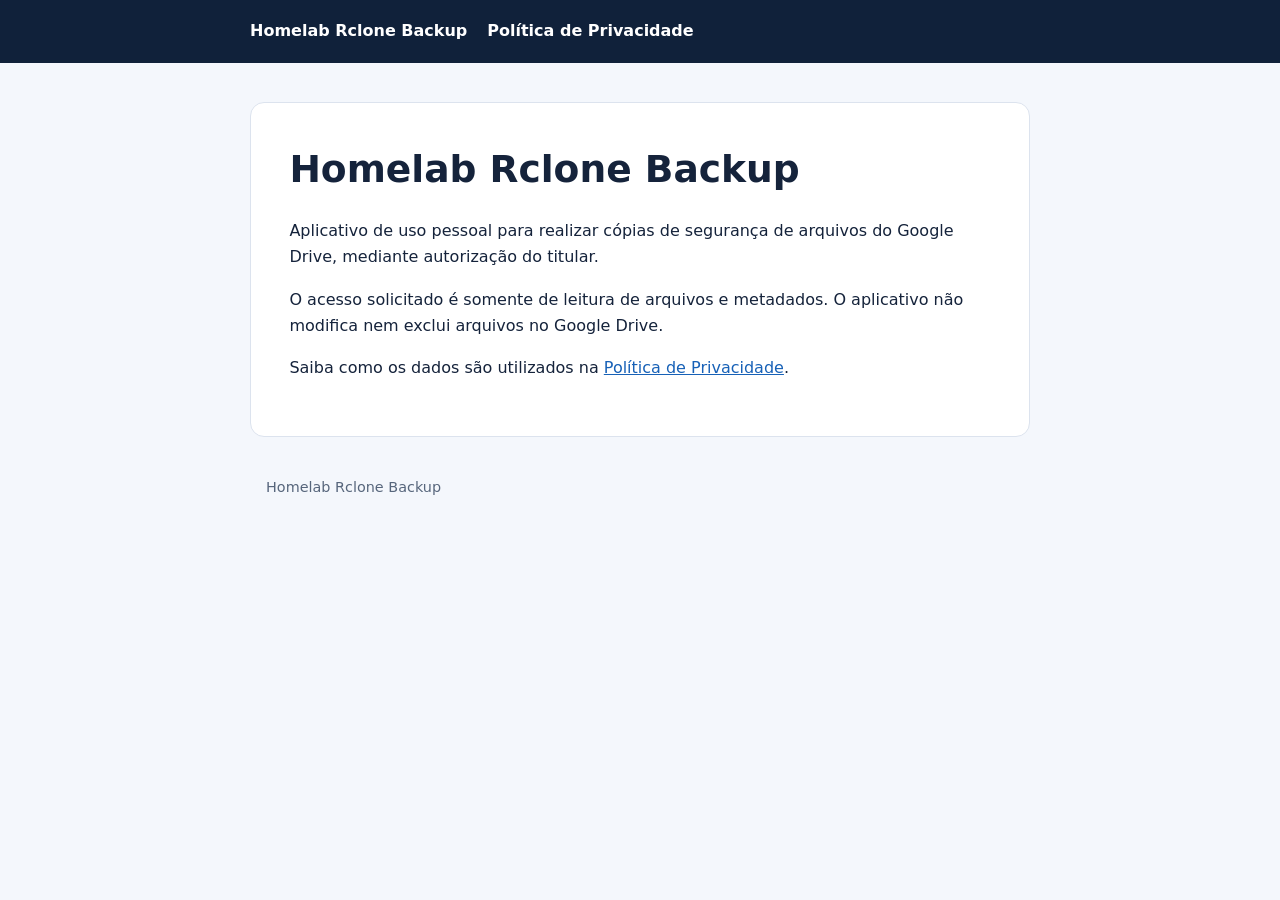
<file: index.html>
<!doctype html>
<html lang="pt-BR">
<head>
<meta charset="utf-8">
<meta name="viewport" content="width=device-width, initial-scale=1">
<title>Homelab Rclone Backup</title>
<meta name="description" content="Aplicativo pessoal para cópia de segurança do Google Drive.">
<link rel="stylesheet" href="style.css">
</head>
<body>
<header><nav aria-label="Navegação"><a href="./">Homelab Rclone Backup</a><a href="privacy.html">Política de Privacidade</a></nav></header>
<main>
<h1>Homelab Rclone Backup</h1>
<p>Aplicativo de uso pessoal para realizar cópias de segurança de arquivos do Google Drive, mediante autorização do titular.</p>
<p>O acesso solicitado é somente de leitura de arquivos e metadados. O aplicativo não modifica nem exclui arquivos no Google Drive.</p>
<p>Saiba como os dados são utilizados na <a href="privacy.html">Política de Privacidade</a>.</p>
</main>
<footer>Homelab Rclone Backup</footer>
</body>
</html>
</file>
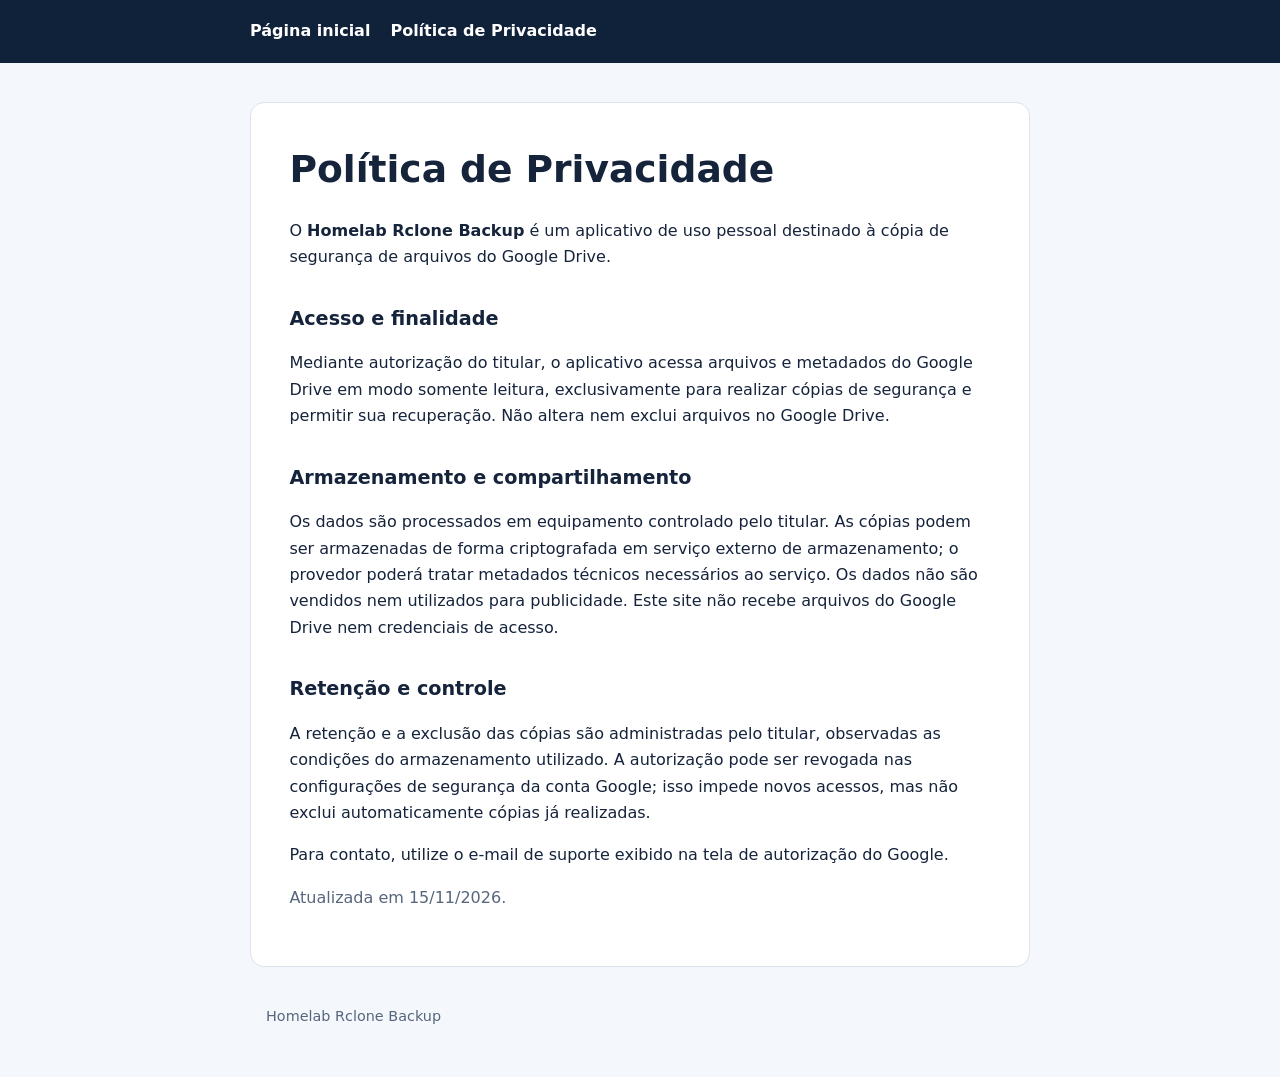
<file: privacy.html>
<!doctype html>
<html lang="pt-BR">
<head>
<meta charset="utf-8">
<meta name="viewport" content="width=device-width, initial-scale=1">
<title>Política de Privacidade — Homelab Rclone Backup</title>
<meta name="description" content="Tratamento de dados do aplicativo Homelab Rclone Backup.">
<link rel="stylesheet" href="style.css">
</head>
<body>
<header><nav aria-label="Navegação"><a href="./">Página inicial</a><a href="privacy.html">Política de Privacidade</a></nav></header>
<main>
<h1>Política de Privacidade</h1>
<p>O <strong>Homelab Rclone Backup</strong> é um aplicativo de uso pessoal destinado à cópia de segurança de arquivos do Google Drive.</p>
<h2>Acesso e finalidade</h2>
<p>Mediante autorização do titular, o aplicativo acessa arquivos e metadados do Google Drive em modo somente leitura, exclusivamente para realizar cópias de segurança e permitir sua recuperação. Não altera nem exclui arquivos no Google Drive.</p>
<h2>Armazenamento e compartilhamento</h2>
<p>Os dados são processados em equipamento controlado pelo titular. As cópias podem ser armazenadas de forma criptografada em serviço externo de armazenamento; o provedor poderá tratar metadados técnicos necessários ao serviço. Os dados não são vendidos nem utilizados para publicidade. Este site não recebe arquivos do Google Drive nem credenciais de acesso.</p>
<h2>Retenção e controle</h2>
<p>A retenção e a exclusão das cópias são administradas pelo titular, observadas as condições do armazenamento utilizado. A autorização pode ser revogada nas configurações de segurança da conta Google; isso impede novos acessos, mas não exclui automaticamente cópias já realizadas.</p>
<p>Para contato, utilize o e-mail de suporte exibido na tela de autorização do Google.</p>
<p class="muted">Atualizada em 15/11/2026.</p>
</main>
<footer>Homelab Rclone Backup</footer>
</body>
</html>
</file>
<file: style.css>
:root{color-scheme:light;--bg:#f4f7fc;--ink:#15233b;--muted:#57667c;--line:#dce3ee;--blue:#1761b7}
*{box-sizing:border-box}body{font-family:system-ui,-apple-system,Segoe UI,Roboto,Arial,sans-serif;background:var(--bg);margin:0;color:var(--ink);line-height:1.65}
a{color:var(--blue)}a:focus-visible{outline:3px solid var(--blue);outline-offset:3px}
header{background:#10213a;color:#fff;padding:1.15rem max(1rem,calc((100vw - 780px)/2))}header a{color:#fff;text-decoration:none;font-weight:650}
main{background:#fff;max-width:780px;margin:2.4rem auto;padding:2.4rem;border:1px solid var(--line);border-radius:14px}
h1{font-size:clamp(1.65rem,5vw,2.35rem);line-height:1.25;margin-top:.3rem}h2{font-size:1.2rem;margin-top:2rem}p,li{max-width:69ch}small,.muted{color:var(--muted)}
nav{display:flex;gap:1.25rem;flex-wrap:wrap}footer{max-width:780px;margin:1.6rem auto 3rem;padding:0 1rem;font-size:.9rem;color:var(--muted)}
@media(max-width:820px){main{margin:1rem;padding:1.25rem;border-radius:0}header{padding:1rem}}
</file>
